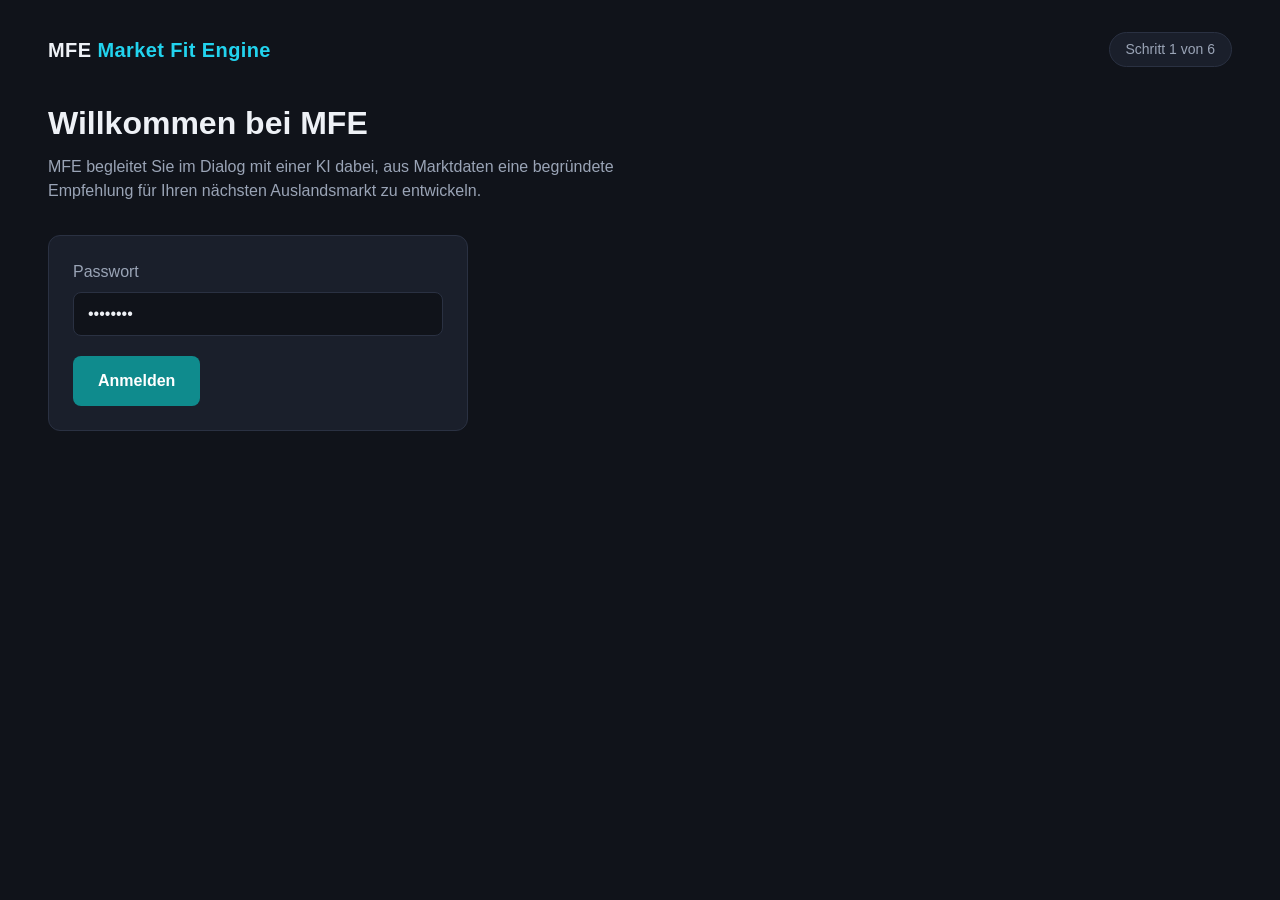
<file: index.html>
<!DOCTYPE html>
<html lang="de">
<head>
<meta charset="UTF-8">
<meta name="viewport" content="width=device-width, initial-scale=1.0">
<title>MFE – Anmeldung</title>
<link rel="stylesheet" href="styles.css">
</head>
<body>
<div class="page">
  <header class="app-header">
    <div class="brand">MFE <span class="accent">Market Fit Engine</span></div>
    <div class="progress">Schritt 1 von 6</div>
  </header>

  <main>
    <h1>Willkommen bei MFE</h1>
    <p class="subtitle">MFE begleitet Sie im Dialog mit einer KI dabei, aus Marktdaten eine begründete Empfehlung für Ihren nächsten Auslandsmarkt zu entwickeln.</p>

    <div class="card login-card">
      <label for="password">Passwort</label>
      <input type="password" id="password" name="password" value="12345678">
      <a href="produktdefinition.html" class="btn btn-primary">Anmelden</a>
    </div>
  </main>
</div>
</body>
</html>
</file>
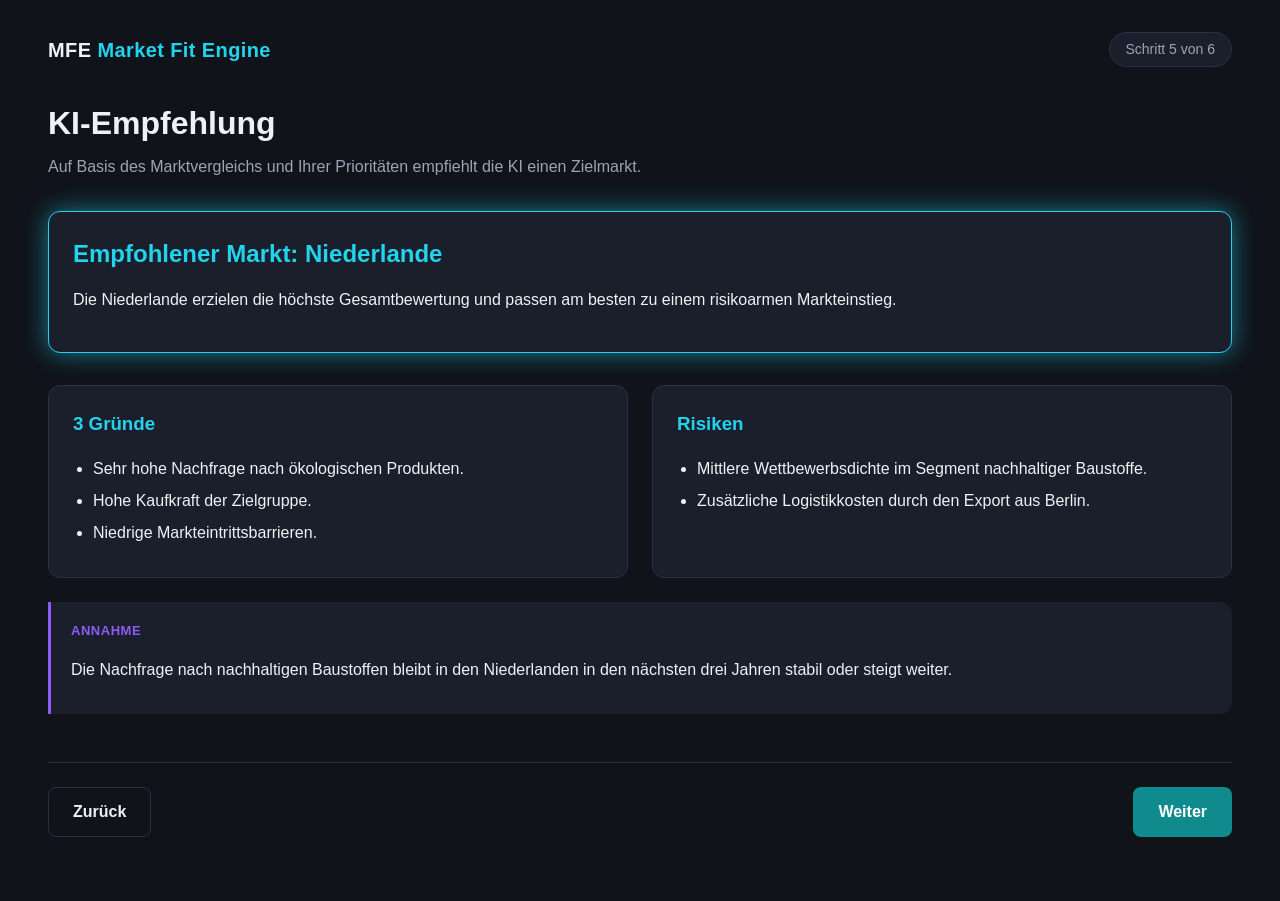
<file: ki-empfehlung.html>
<!DOCTYPE html>
<html lang="de">
<head>
<meta charset="UTF-8">
<meta name="viewport" content="width=device-width, initial-scale=1.0">
<title>MFE – KI-Empfehlung</title>
<link rel="stylesheet" href="styles.css">
</head>
<body>
<div class="page">
  <header class="app-header">
    <div class="brand">MFE <span class="accent">Market Fit Engine</span></div>
    <div class="progress">Schritt 5 von 6</div>
  </header>

  <main>
    <h1>KI-Empfehlung</h1>
    <p class="subtitle">Auf Basis des Marktvergleichs und Ihrer Prioritäten empfiehlt die KI einen Zielmarkt.</p>

    <div class="recommendation-banner">
      <h2>Empfohlener Markt: Niederlande</h2>
      <p>Die Niederlande erzielen die höchste Gesamtbewertung und passen am besten zu einem risikoarmen Markteinstieg.</p>
    </div>

    <div class="two-col">
      <div class="card">
        <h3>3 Gründe</h3>
        <ul>
          <li>Sehr hohe Nachfrage nach ökologischen Produkten.</li>
          <li>Hohe Kaufkraft der Zielgruppe.</li>
          <li>Niedrige Markteintrittsbarrieren.</li>
        </ul>
      </div>
      <div class="card">
        <h3>Risiken</h3>
        <ul>
          <li>Mittlere Wettbewerbsdichte im Segment nachhaltiger Baustoffe.</li>
          <li>Zusätzliche Logistikkosten durch den Export aus Berlin.</li>
        </ul>
      </div>
    </div>

    <div class="assumption">
      <span class="tag">Annahme</span>
      <p>Die Nachfrage nach nachhaltigen Baustoffen bleibt in den Niederlanden in den nächsten drei Jahren stabil oder steigt weiter.</p>
    </div>
  </main>

  <footer class="nav-footer">
    <a href="marktvergleich.html" class="btn btn-secondary">Zurück</a>
    <span class="spacer"></span>
    <a href="praesentationsvorschau.html" class="btn btn-primary">Weiter</a>
  </footer>
</div>
</body>
</html>
</file>
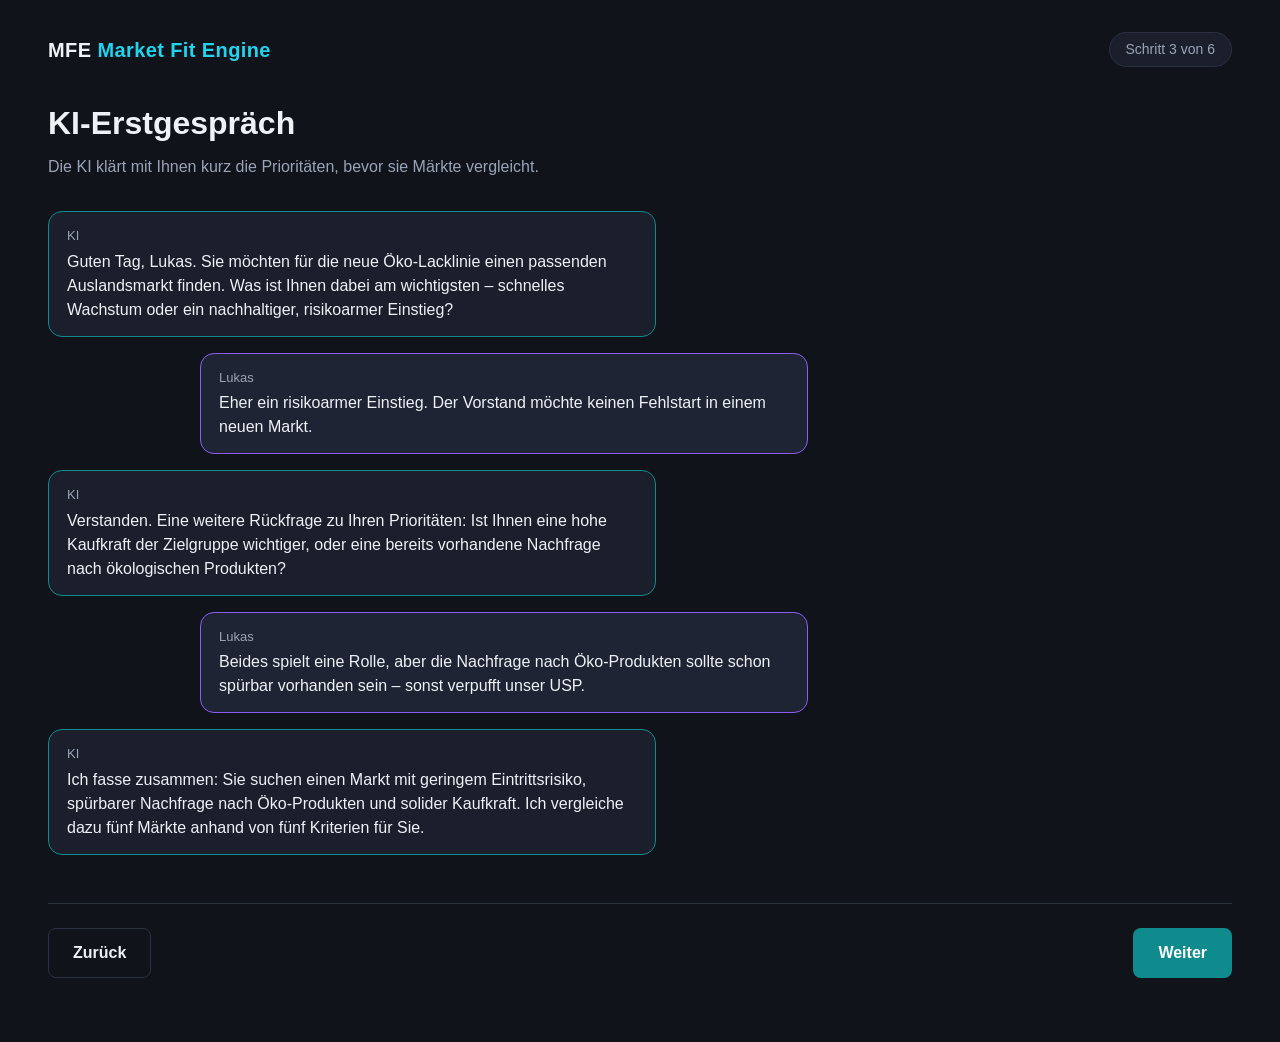
<file: ki-erstgespraech.html>
<!DOCTYPE html>
<html lang="de">
<head>
<meta charset="UTF-8">
<meta name="viewport" content="width=device-width, initial-scale=1.0">
<title>MFE – KI-Erstgespräch</title>
<link rel="stylesheet" href="styles.css">
</head>
<body>
<div class="page">
  <header class="app-header">
    <div class="brand">MFE <span class="accent">Market Fit Engine</span></div>
    <div class="progress">Schritt 3 von 6</div>
  </header>

  <main>
    <h1>KI-Erstgespräch</h1>
    <p class="subtitle">Die KI klärt mit Ihnen kurz die Prioritäten, bevor sie Märkte vergleicht.</p>

    <div class="chat">
      <div class="bubble bubble-ki">
        <span class="sender">KI</span>
        Guten Tag, Lukas. Sie möchten für die neue Öko-Lacklinie einen passenden Auslandsmarkt finden. Was ist Ihnen dabei am wichtigsten – schnelles Wachstum oder ein nachhaltiger, risikoarmer Einstieg?
      </div>
      <div class="bubble bubble-user">
        <span class="sender">Lukas</span>
        Eher ein risikoarmer Einstieg. Der Vorstand möchte keinen Fehlstart in einem neuen Markt.
      </div>
      <div class="bubble bubble-ki">
        <span class="sender">KI</span>
        Verstanden. Eine weitere Rückfrage zu Ihren Prioritäten: Ist Ihnen eine hohe Kaufkraft der Zielgruppe wichtiger, oder eine bereits vorhandene Nachfrage nach ökologischen Produkten?
      </div>
      <div class="bubble bubble-user">
        <span class="sender">Lukas</span>
        Beides spielt eine Rolle, aber die Nachfrage nach Öko-Produkten sollte schon spürbar vorhanden sein – sonst verpufft unser USP.
      </div>
      <div class="bubble bubble-ki">
        <span class="sender">KI</span>
        Ich fasse zusammen: Sie suchen einen Markt mit geringem Eintrittsrisiko, spürbarer Nachfrage nach Öko-Produkten und solider Kaufkraft. Ich vergleiche dazu fünf Märkte anhand von fünf Kriterien für Sie.
      </div>
    </div>
  </main>

  <footer class="nav-footer">
    <a href="produktdefinition.html" class="btn btn-secondary">Zurück</a>
    <span class="spacer"></span>
    <a href="marktvergleich.html" class="btn btn-primary">Weiter</a>
  </footer>
</div>
</body>
</html>
</file>
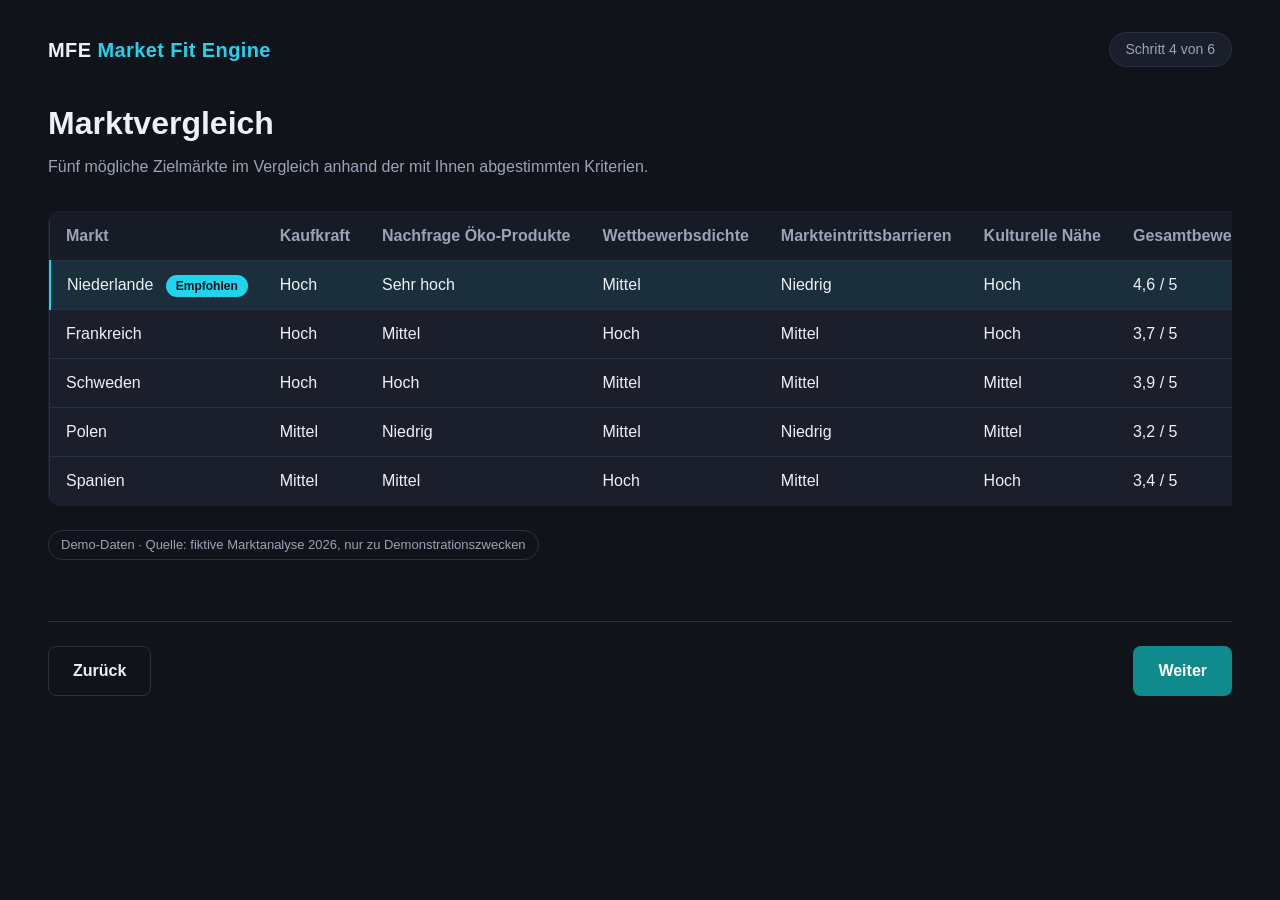
<file: marktvergleich.html>
<!DOCTYPE html>
<html lang="de">
<head>
<meta charset="UTF-8">
<meta name="viewport" content="width=device-width, initial-scale=1.0">
<title>MFE – Marktvergleich</title>
<link rel="stylesheet" href="styles.css">
</head>
<body>
<div class="page">
  <header class="app-header">
    <div class="brand">MFE <span class="accent">Market Fit Engine</span></div>
    <div class="progress">Schritt 4 von 6</div>
  </header>

  <main>
    <h1>Marktvergleich</h1>
    <p class="subtitle">Fünf mögliche Zielmärkte im Vergleich anhand der mit Ihnen abgestimmten Kriterien.</p>

    <div class="table-wrap">
      <table class="compare">
        <thead>
          <tr>
            <th>Markt</th>
            <th>Kaufkraft</th>
            <th>Nachfrage Öko-Produkte</th>
            <th>Wettbewerbsdichte</th>
            <th>Markteintrittsbarrieren</th>
            <th>Kulturelle Nähe</th>
            <th>Gesamtbewertung</th>
          </tr>
        </thead>
        <tbody>
          <tr class="best">
            <td>Niederlande <span class="badge-best">Empfohlen</span></td>
            <td>Hoch</td>
            <td>Sehr hoch</td>
            <td>Mittel</td>
            <td>Niedrig</td>
            <td>Hoch</td>
            <td>4,6 / 5</td>
          </tr>
          <tr>
            <td>Frankreich</td>
            <td>Hoch</td>
            <td>Mittel</td>
            <td>Hoch</td>
            <td>Mittel</td>
            <td>Hoch</td>
            <td>3,7 / 5</td>
          </tr>
          <tr>
            <td>Schweden</td>
            <td>Hoch</td>
            <td>Hoch</td>
            <td>Mittel</td>
            <td>Mittel</td>
            <td>Mittel</td>
            <td>3,9 / 5</td>
          </tr>
          <tr>
            <td>Polen</td>
            <td>Mittel</td>
            <td>Niedrig</td>
            <td>Mittel</td>
            <td>Niedrig</td>
            <td>Mittel</td>
            <td>3,2 / 5</td>
          </tr>
          <tr>
            <td>Spanien</td>
            <td>Mittel</td>
            <td>Mittel</td>
            <td>Hoch</td>
            <td>Mittel</td>
            <td>Hoch</td>
            <td>3,4 / 5</td>
          </tr>
        </tbody>
      </table>
    </div>
    <p class="demo-label">Demo-Daten · Quelle: fiktive Marktanalyse 2026, nur zu Demonstrationszwecken</p>
  </main>

  <footer class="nav-footer">
    <a href="ki-erstgespraech.html" class="btn btn-secondary">Zurück</a>
    <span class="spacer"></span>
    <a href="ki-empfehlung.html" class="btn btn-primary">Weiter</a>
  </footer>
</div>
</body>
</html>
</file>
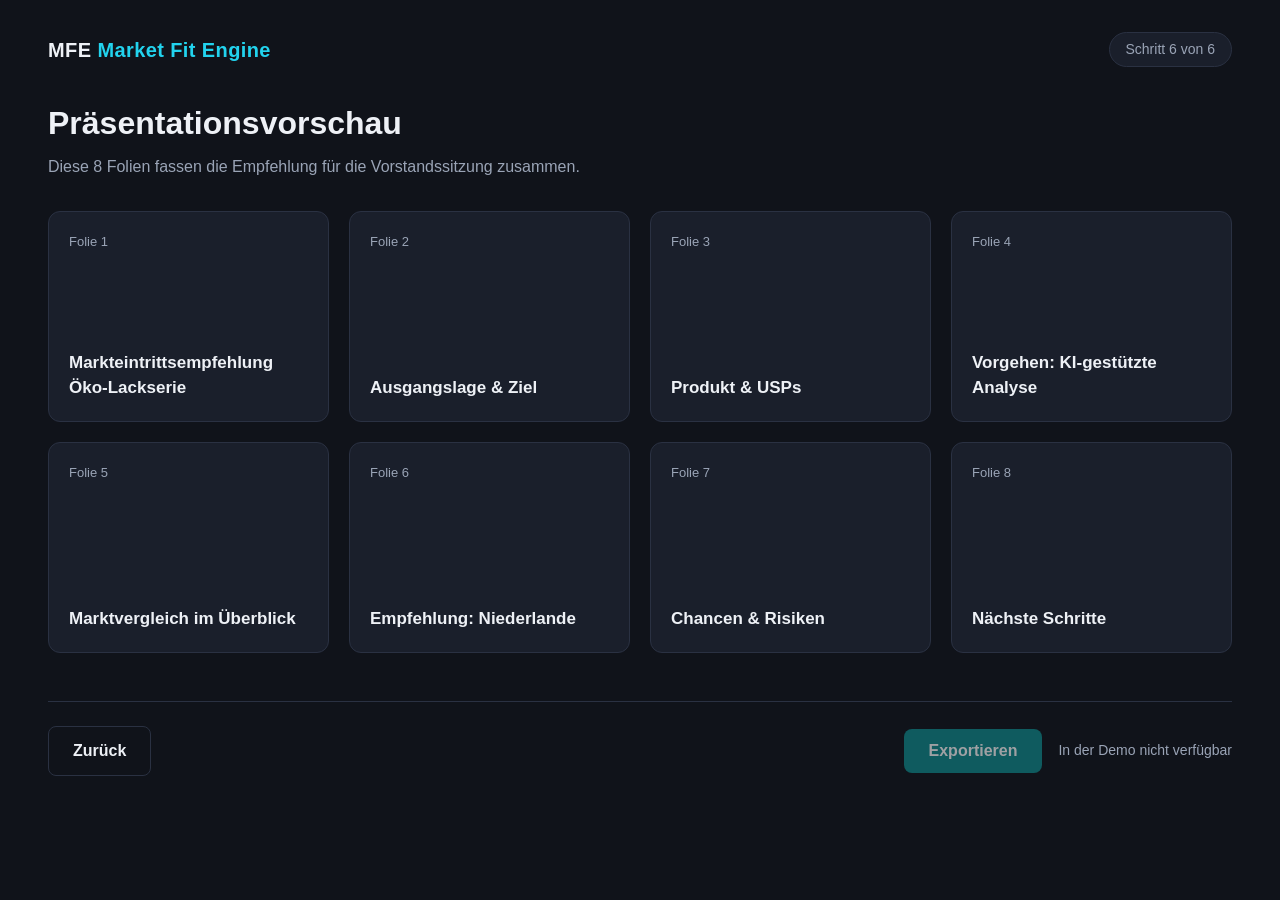
<file: praesentationsvorschau.html>
<!DOCTYPE html>
<html lang="de">
<head>
<meta charset="UTF-8">
<meta name="viewport" content="width=device-width, initial-scale=1.0">
<title>MFE – Präsentationsvorschau</title>
<link rel="stylesheet" href="styles.css">
</head>
<body>
<div class="page">
  <header class="app-header">
    <div class="brand">MFE <span class="accent">Market Fit Engine</span></div>
    <div class="progress">Schritt 6 von 6</div>
  </header>

  <main>
    <h1>Präsentationsvorschau</h1>
    <p class="subtitle">Diese 8 Folien fassen die Empfehlung für die Vorstandssitzung zusammen.</p>

    <div class="slide-grid">
      <div class="slide-card">
        <span class="slide-number">Folie 1</span>
        <h3>Markteintrittsempfehlung Öko-Lackserie</h3>
      </div>
      <div class="slide-card">
        <span class="slide-number">Folie 2</span>
        <h3>Ausgangslage &amp; Ziel</h3>
      </div>
      <div class="slide-card">
        <span class="slide-number">Folie 3</span>
        <h3>Produkt &amp; USPs</h3>
      </div>
      <div class="slide-card">
        <span class="slide-number">Folie 4</span>
        <h3>Vorgehen: KI-gestützte Analyse</h3>
      </div>
      <div class="slide-card">
        <span class="slide-number">Folie 5</span>
        <h3>Marktvergleich im Überblick</h3>
      </div>
      <div class="slide-card">
        <span class="slide-number">Folie 6</span>
        <h3>Empfehlung: Niederlande</h3>
      </div>
      <div class="slide-card">
        <span class="slide-number">Folie 7</span>
        <h3>Chancen &amp; Risiken</h3>
      </div>
      <div class="slide-card">
        <span class="slide-number">Folie 8</span>
        <h3>Nächste Schritte</h3>
      </div>
    </div>
  </main>

  <footer class="nav-footer">
    <a href="ki-empfehlung.html" class="btn btn-secondary">Zurück</a>
    <span class="spacer"></span>
    <button class="btn btn-primary" disabled>Exportieren</button>
    <span class="export-note">In der Demo nicht verfügbar</span>
  </footer>
</div>
</body>
</html>
</file>
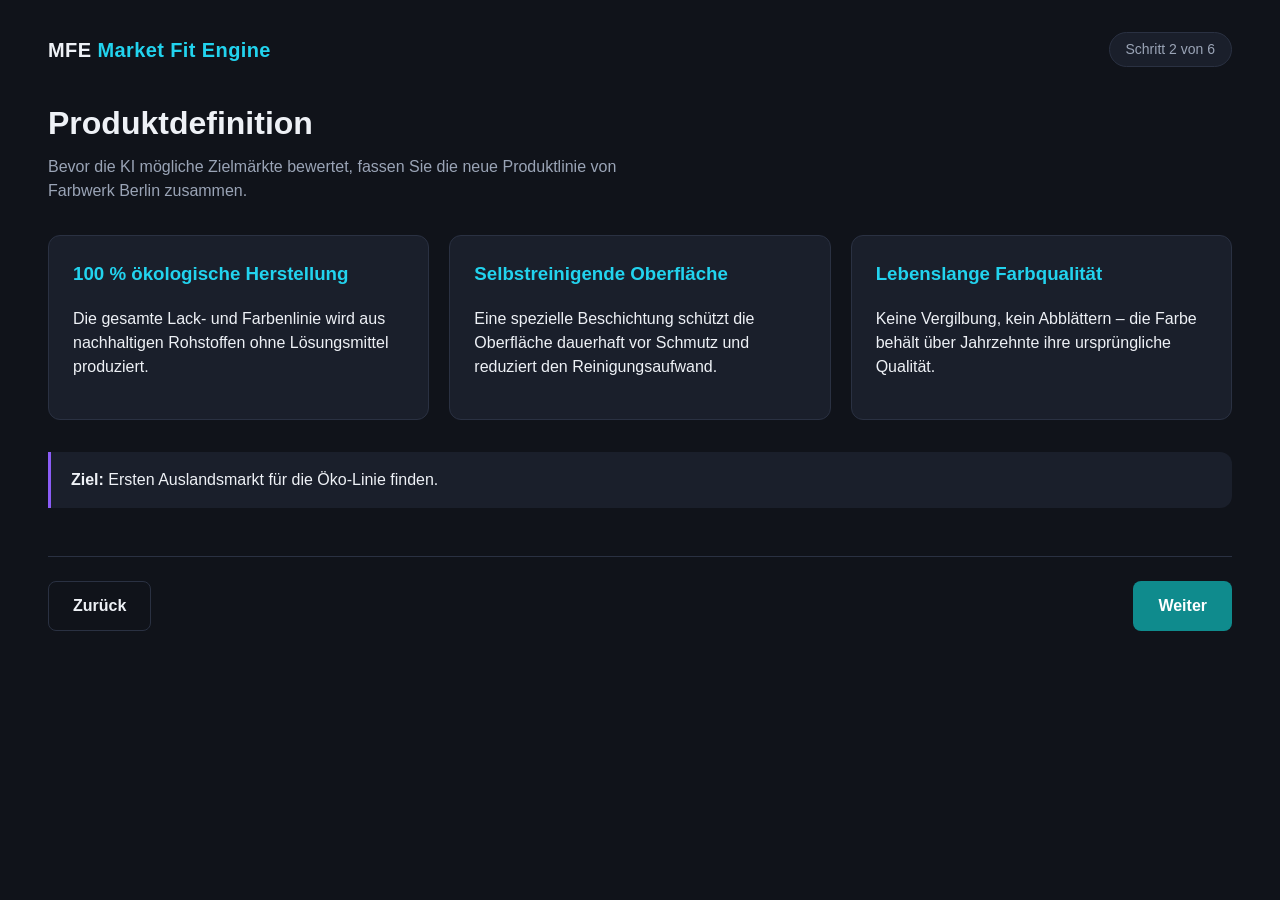
<file: produktdefinition.html>
<!DOCTYPE html>
<html lang="de">
<head>
<meta charset="UTF-8">
<meta name="viewport" content="width=device-width, initial-scale=1.0">
<title>MFE – Produktdefinition</title>
<link rel="stylesheet" href="styles.css">
</head>
<body>
<div class="page">
  <header class="app-header">
    <div class="brand">MFE <span class="accent">Market Fit Engine</span></div>
    <div class="progress">Schritt 2 von 6</div>
  </header>

  <main>
    <h1>Produktdefinition</h1>
    <p class="subtitle">Bevor die KI mögliche Zielmärkte bewertet, fassen Sie die neue Produktlinie von Farbwerk Berlin zusammen.</p>

    <div class="card-grid">
      <div class="card">
        <h3>100 % ökologische Herstellung</h3>
        <p>Die gesamte Lack- und Farbenlinie wird aus nachhaltigen Rohstoffen ohne Lösungsmittel produziert.</p>
      </div>
      <div class="card">
        <h3>Selbstreinigende Oberfläche</h3>
        <p>Eine spezielle Beschichtung schützt die Oberfläche dauerhaft vor Schmutz und reduziert den Reinigungsaufwand.</p>
      </div>
      <div class="card">
        <h3>Lebenslange Farbqualität</h3>
        <p>Keine Vergilbung, kein Abblättern – die Farbe behält über Jahrzehnte ihre ursprüngliche Qualität.</p>
      </div>
    </div>

    <div class="goal-box">
      <strong>Ziel:</strong> Ersten Auslandsmarkt für die Öko-Linie finden.
    </div>
  </main>

  <footer class="nav-footer">
    <a href="index.html" class="btn btn-secondary">Zurück</a>
    <span class="spacer"></span>
    <a href="ki-erstgespraech.html" class="btn btn-primary">Weiter</a>
  </footer>
</div>
</body>
</html>
</file>
<file: styles.css>
:root {
  --color-bg: #10131a;
  --color-bg-elevated: #1a1f2b;
  --color-text: #eef1f6;
  --color-text-muted: #9aa4b6;
  --color-accent-petrol: #0f8b8d;
  --color-accent-violet: #8b5cf6;
  --color-accent-cyan: #22d3ee;
  --color-glow: rgba(34, 211, 238, 0.55);
  --color-border: #2a3142;
}

* {
  box-sizing: border-box;
}

body {
  margin: 0;
  background: var(--color-bg);
  color: var(--color-text);
  font-family: -apple-system, "Segoe UI", Roboto, sans-serif;
  font-size: 16px;
  line-height: 1.5;
}

.page {
  max-width: 1440px;
  margin: 0 auto;
  padding: 32px 48px 64px;
}

header.app-header {
  display: flex;
  align-items: center;
  justify-content: space-between;
  margin-bottom: 32px;
  flex-wrap: wrap;
  gap: 12px;
}

.brand {
  font-size: 20px;
  font-weight: 700;
  letter-spacing: 0.02em;
}

.brand .accent {
  color: var(--color-accent-cyan);
}

.progress {
  color: var(--color-text-muted);
  font-size: 14px;
  border: 1px solid var(--color-border);
  border-radius: 999px;
  padding: 6px 16px;
  background: var(--color-bg-elevated);
}

main h1 {
  font-size: 32px;
  margin: 0 0 8px;
}

main .subtitle {
  color: var(--color-text-muted);
  margin: 0 0 32px;
  max-width: 70ch;
}

.card {
  background: var(--color-bg-elevated);
  border: 1px solid var(--color-border);
  border-radius: 12px;
  padding: 24px;
}

.card-grid {
  display: grid;
  grid-template-columns: repeat(3, 1fr);
  gap: 20px;
  margin-bottom: 32px;
}

.card h3 {
  margin-top: 0;
  color: var(--color-accent-cyan);
}

.goal-box {
  border-left: 3px solid var(--color-accent-violet);
  padding: 16px 20px;
  background: var(--color-bg-elevated);
  border-radius: 0 12px 12px 0;
}

/* Login */
.login-card {
  max-width: 420px;
  margin-top: 16px;
}

.login-card label {
  display: block;
  margin-bottom: 8px;
  color: var(--color-text-muted);
}

.login-card input {
  width: 100%;
  padding: 12px 14px;
  background: var(--color-bg);
  border: 1px solid var(--color-border);
  border-radius: 8px;
  color: var(--color-text);
  font-size: 16px;
  margin-bottom: 20px;
}

.login-card input:focus-visible {
  outline: 2px solid var(--color-accent-cyan);
  outline-offset: 2px;
}

/* Buttons */
.btn {
  display: inline-block;
  font-size: 16px;
  font-weight: 600;
  padding: 12px 24px;
  border-radius: 8px;
  border: 1px solid transparent;
  cursor: pointer;
  text-decoration: none;
  transition: box-shadow 0.15s ease, transform 0.15s ease;
}

.btn-primary {
  background: var(--color-accent-petrol);
  color: #fff;
}

.btn-primary:hover,
.btn-primary:focus-visible {
  box-shadow: 0 0 0 4px var(--color-glow);
}

.btn-secondary {
  background: transparent;
  color: var(--color-text);
  border-color: var(--color-border);
}

.btn-secondary:hover,
.btn-secondary:focus-visible {
  border-color: var(--color-accent-cyan);
  box-shadow: 0 0 0 4px var(--color-glow);
}

.btn:focus-visible {
  outline: 2px solid var(--color-accent-cyan);
  outline-offset: 2px;
}

.btn[disabled] {
  opacity: 0.6;
  cursor: not-allowed;
}

.nav-footer {
  display: flex;
  justify-content: space-between;
  align-items: center;
  margin-top: 48px;
  padding-top: 24px;
  border-top: 1px solid var(--color-border);
  gap: 16px;
}

.nav-footer .spacer {
  flex: 1;
}

.export-note {
  color: var(--color-text-muted);
  font-size: 14px;
}

/* Chat */
.chat {
  display: flex;
  flex-direction: column;
  gap: 16px;
  max-width: 760px;
  margin-bottom: 32px;
}

.bubble {
  padding: 14px 18px;
  border-radius: 14px;
  max-width: 80%;
  border: 1px solid var(--color-border);
}

.bubble .sender {
  display: block;
  font-size: 13px;
  color: var(--color-text-muted);
  margin-bottom: 4px;
}

.bubble-ki {
  align-self: flex-start;
  background: var(--color-bg-elevated);
  border-color: var(--color-accent-petrol);
}

.bubble-user {
  align-self: flex-end;
  background: #1e2433;
  border-color: var(--color-accent-violet);
}

/* Table */
.table-wrap {
  overflow-x: auto;
  margin-bottom: 16px;
}

table.compare {
  width: 100%;
  border-collapse: collapse;
  background: var(--color-bg-elevated);
  border: 1px solid var(--color-border);
  border-radius: 12px;
  overflow: hidden;
}

table.compare th,
table.compare td {
  text-align: left;
  padding: 12px 16px;
  border-bottom: 1px solid var(--color-border);
  white-space: nowrap;
}

table.compare th {
  color: var(--color-text-muted);
  font-weight: 600;
  background: #161b26;
}

table.compare tr.best td {
  background: rgba(34, 211, 238, 0.08);
}

table.compare tr.best td:first-child {
  border-left: 3px solid var(--color-accent-cyan);
}

.badge-best {
  display: inline-block;
  margin-left: 8px;
  font-size: 12px;
  color: var(--color-bg);
  background: var(--color-accent-cyan);
  border-radius: 999px;
  padding: 2px 10px;
  font-weight: 700;
}

.demo-label {
  display: inline-block;
  font-size: 13px;
  color: var(--color-text-muted);
  border: 1px solid var(--color-border);
  border-radius: 999px;
  padding: 4px 12px;
  margin-top: 8px;
}

/* Empfehlung */
.recommendation-banner {
  background: var(--color-bg-elevated);
  border: 1px solid var(--color-accent-cyan);
  box-shadow: 0 0 24px var(--color-glow);
  border-radius: 12px;
  padding: 24px;
  margin-bottom: 32px;
}

.recommendation-banner h2 {
  margin: 0 0 4px;
  color: var(--color-accent-cyan);
}

.two-col {
  display: grid;
  grid-template-columns: 1fr 1fr;
  gap: 24px;
  margin-bottom: 24px;
}

.two-col ul {
  margin: 0;
  padding-left: 20px;
}

.two-col li {
  margin-bottom: 8px;
}

.assumption {
  border-left: 3px solid var(--color-accent-violet);
  background: var(--color-bg-elevated);
  border-radius: 0 12px 12px 0;
  padding: 16px 20px;
}

.assumption .tag {
  color: var(--color-accent-violet);
  font-weight: 700;
  font-size: 13px;
  text-transform: uppercase;
  letter-spacing: 0.04em;
}

/* Slides */
.slide-grid {
  display: grid;
  grid-template-columns: repeat(4, 1fr);
  gap: 20px;
  margin-bottom: 32px;
}

.slide-card {
  background: var(--color-bg-elevated);
  border: 1px solid var(--color-border);
  border-radius: 12px;
  padding: 20px;
  aspect-ratio: 4 / 3;
  display: flex;
  flex-direction: column;
  justify-content: space-between;
}

.slide-card .slide-number {
  font-size: 13px;
  color: var(--color-text-muted);
}

.slide-card h3 {
  margin: 0;
  font-size: 17px;
  color: var(--color-text);
}

@media (max-width: 900px) {
  .page {
    padding: 20px;
  }

  .card-grid,
  .two-col,
  .slide-grid {
    grid-template-columns: 1fr;
  }

  .bubble {
    max-width: 100%;
  }
}
</file>
